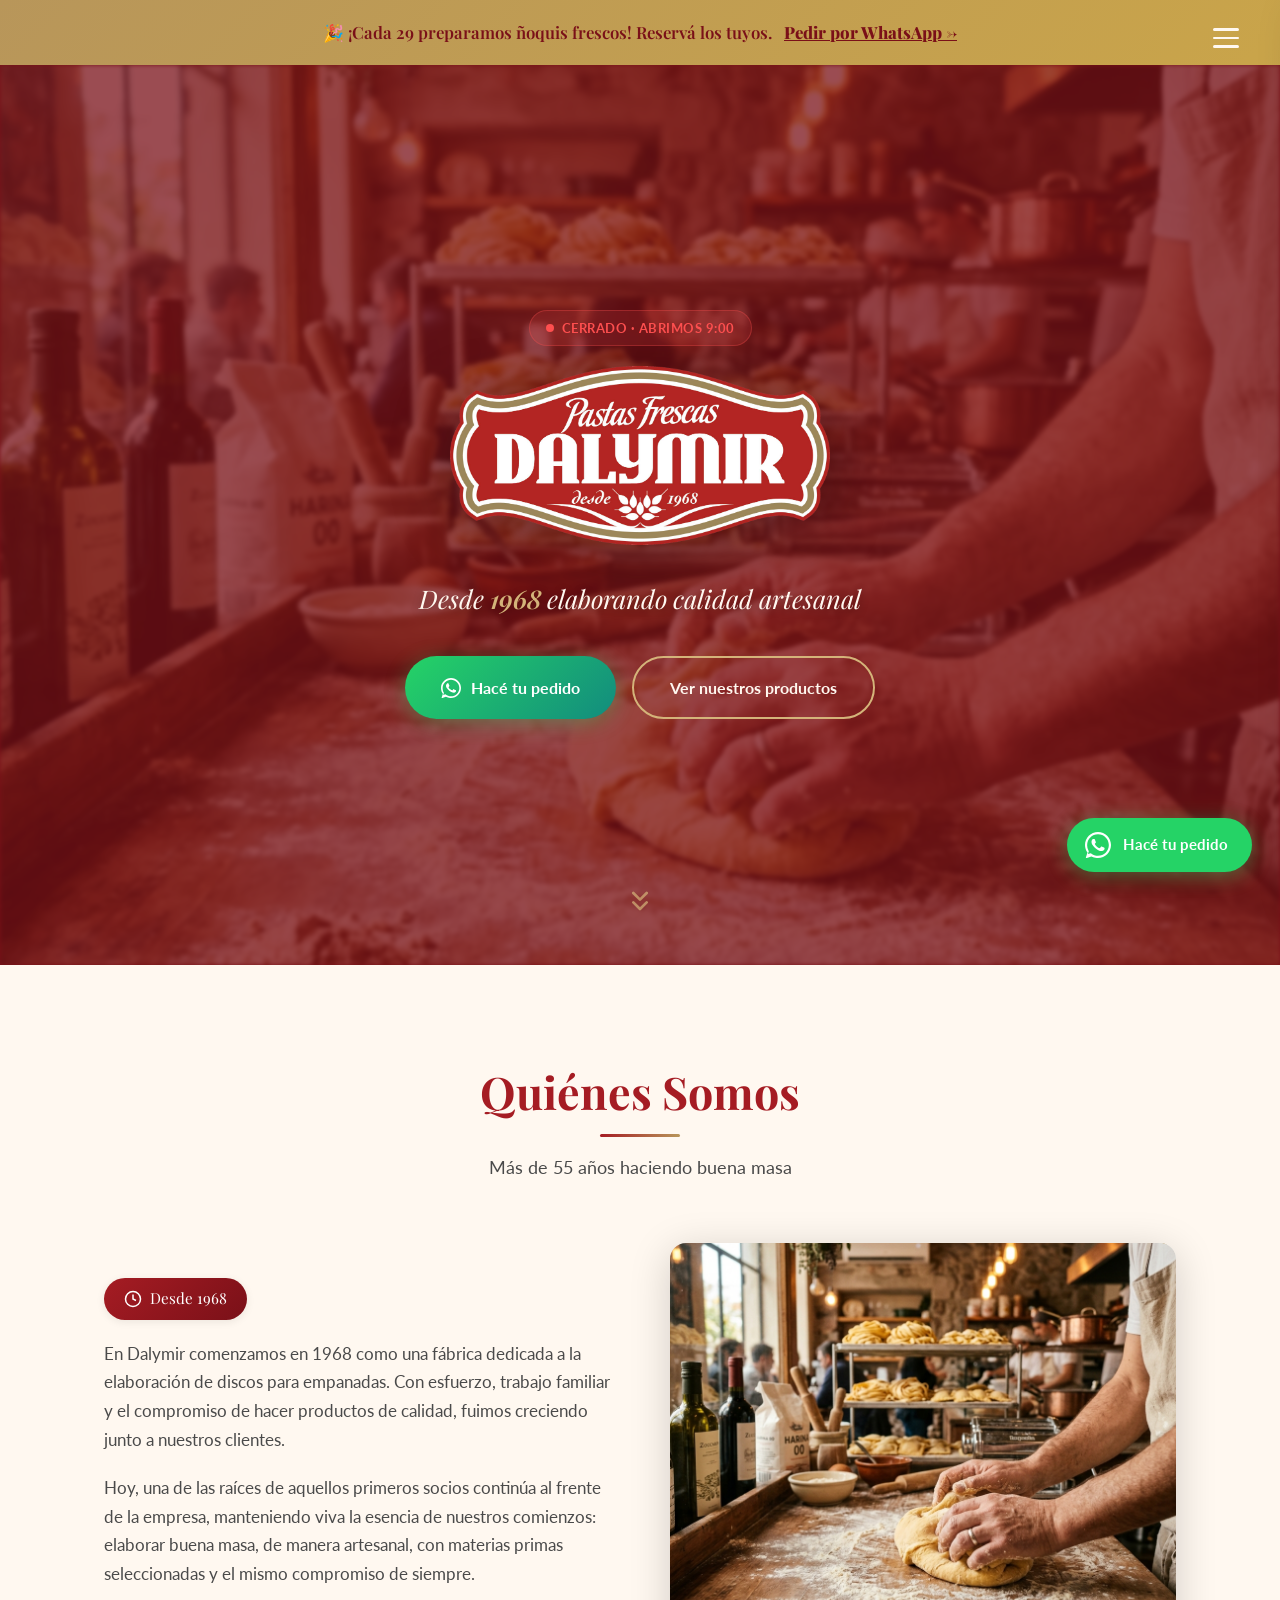
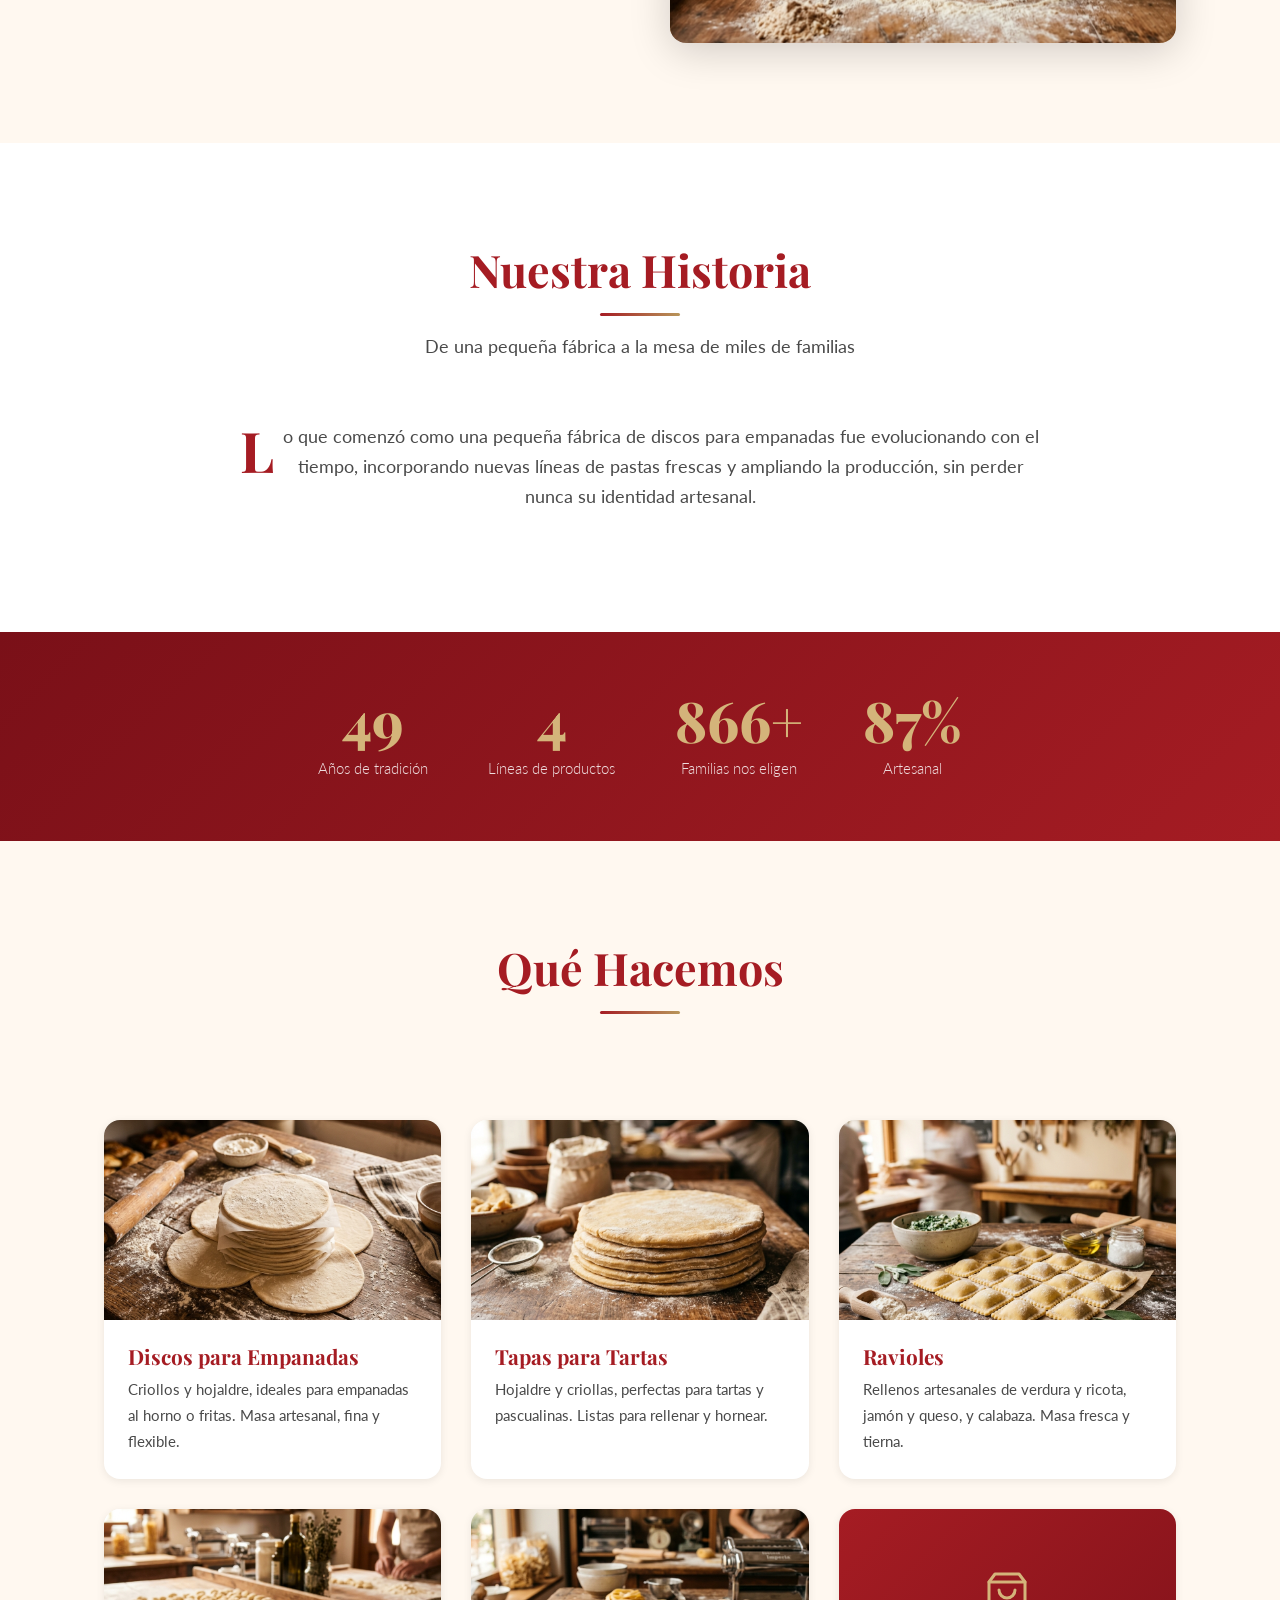
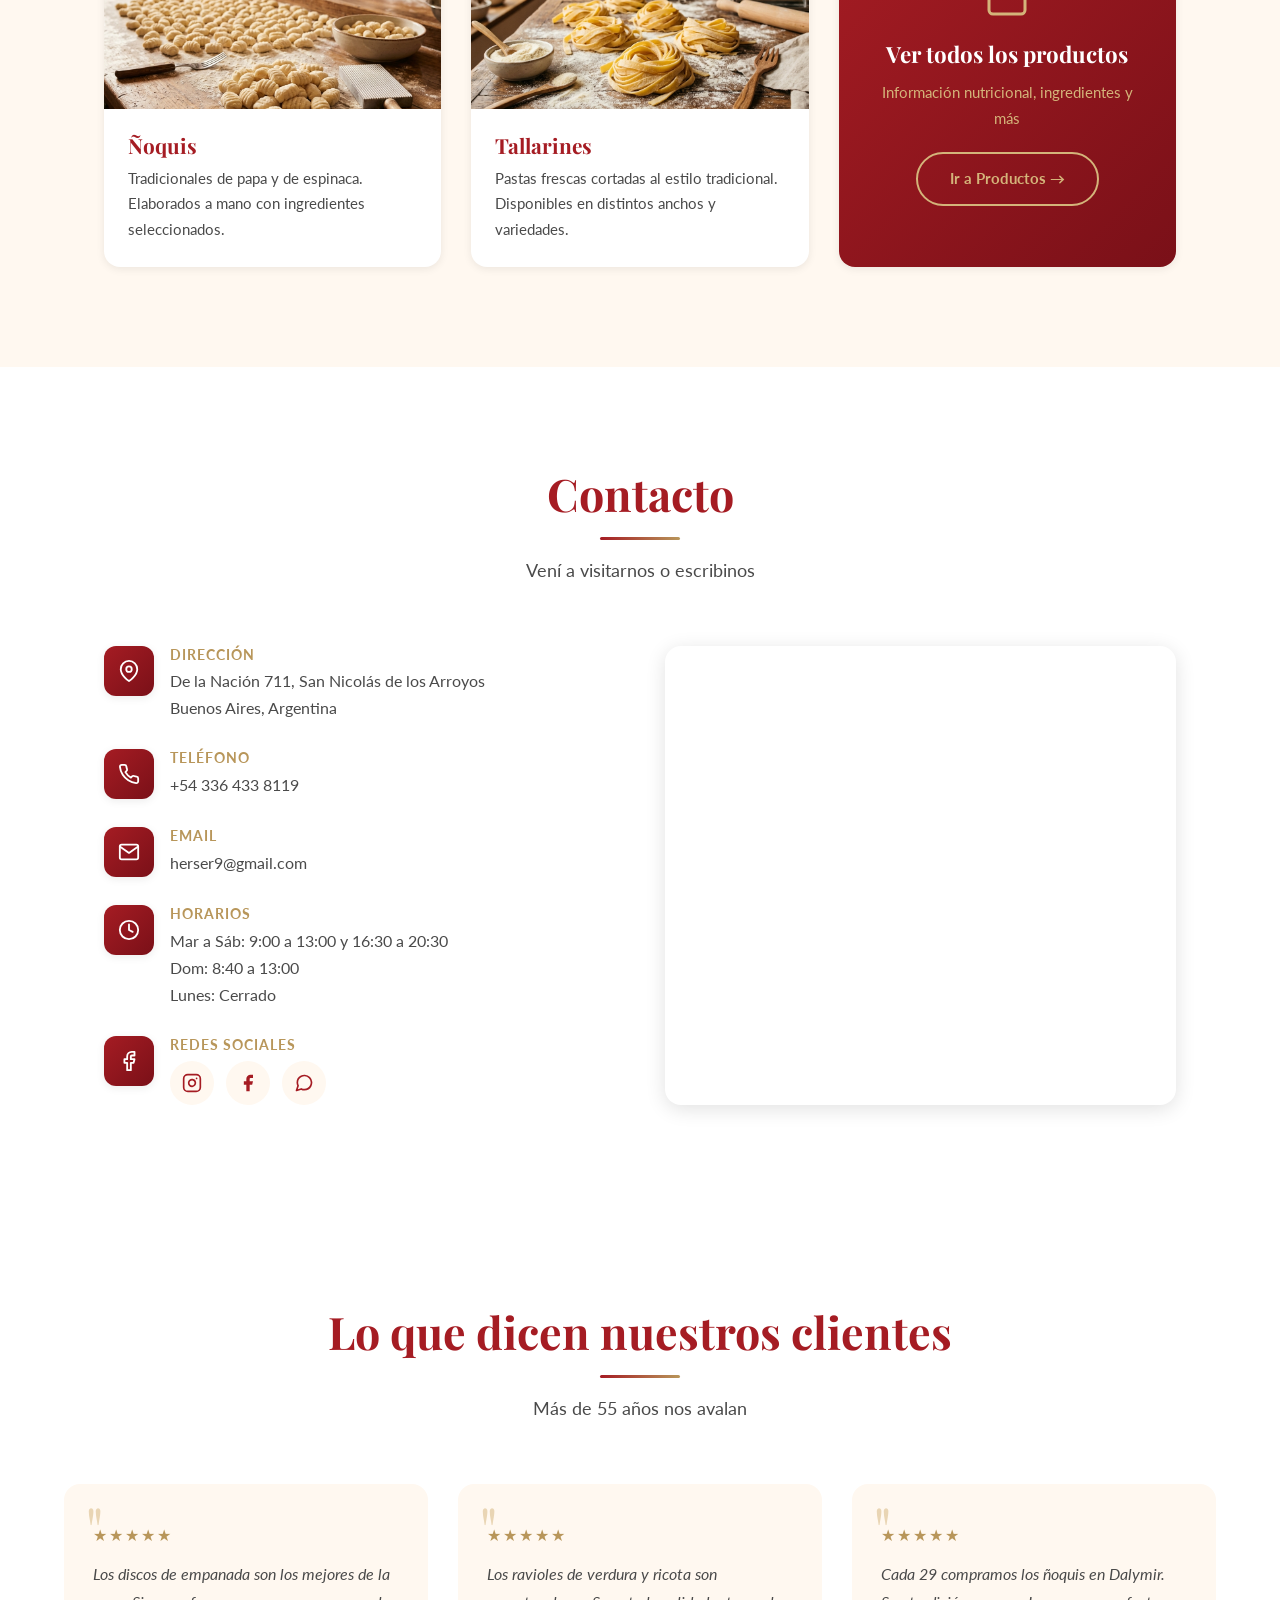
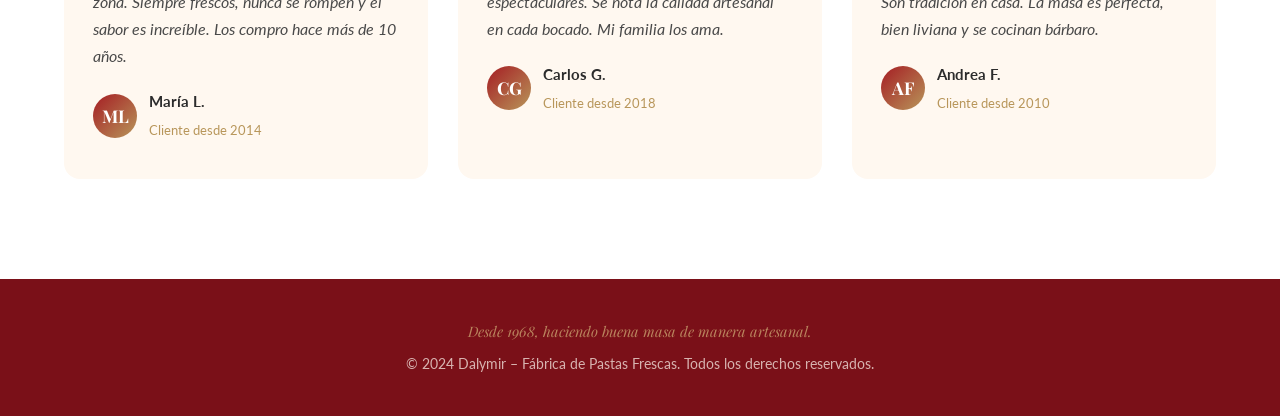
<file: index.html>
<!DOCTYPE html>
<html lang="es">
<head>
  <meta charset="UTF-8">
  <meta name="viewport" content="width=device-width, initial-scale=1.0">
  <meta name="description" content="Dalymir - Fábrica de Pastas Frescas desde 1968. Elaboración artesanal de discos para empanadas, tapas para tartas, ravioles, ñoquis y tallarines en San Nicolás de los Arroyos.">
  <title>Dalymir – Fábrica de Pastas Frescas | Desde 1968</title>
  <link rel="stylesheet" href="css/styles.css">
  <link rel="icon" href="assets/logo.png" type="image/png">
</head>
<body>

  <!-- HEADER -->
  <header class="header" id="header">
    <img src="assets/logo.png" alt="Dalymir Logo" class="header-logo">
    <button class="hamburger" id="hamburger" aria-label="Abrir menú">
      <span></span>
      <span></span>
      <span></span>
    </button>
  </header>

  <!-- SIDEBAR OVERLAY -->
  <div class="sidebar-overlay" id="sidebarOverlay"></div>

  <!-- SIDEBAR -->
  <nav class="sidebar" id="sidebar">
    <div class="sidebar-header">
      <img src="assets/logo.png" alt="Dalymir">
    </div>
    <div class="sidebar-nav">
      <a href="#inicio">
        <svg viewBox="0 0 24 24" fill="none" stroke-width="2" stroke-linecap="round" stroke-linejoin="round"><path d="M3 9l9-7 9 7v11a2 2 0 0 1-2 2H5a2 2 0 0 1-2-2z"/><polyline points="9 22 9 12 15 12 15 22"/></svg>
        Inicio
      </a>
      <a href="#quienes-somos">
        <svg viewBox="0 0 24 24" fill="none" stroke-width="2" stroke-linecap="round" stroke-linejoin="round"><path d="M17 21v-2a4 4 0 0 0-4-4H5a4 4 0 0 0-4 4v2"/><circle cx="9" cy="7" r="4"/><path d="M23 21v-2a4 4 0 0 0-3-3.87"/><path d="M16 3.13a4 4 0 0 1 0 7.75"/></svg>
        Quiénes Somos
      </a>
      <a href="#que-hacemos">
        <svg viewBox="0 0 24 24" fill="none" stroke-width="2" stroke-linecap="round" stroke-linejoin="round"><circle cx="12" cy="12" r="10"/><path d="M8 14s1.5 2 4 2 4-2 4-2"/><line x1="9" y1="9" x2="9.01" y2="9"/><line x1="15" y1="9" x2="15.01" y2="9"/></svg>
        Qué Hacemos
      </a>
      <a href="#contacto">
        <svg viewBox="0 0 24 24" fill="none" stroke-width="2" stroke-linecap="round" stroke-linejoin="round"><path d="M21 10c0 7-9 13-9 13s-9-6-9-13a9 9 0 0 1 18 0z"/><circle cx="12" cy="10" r="3"/></svg>
        Contacto
      </a>
      <div class="divider"></div>
      <a href="productos.html">
        <svg viewBox="0 0 24 24" fill="none" stroke-width="2" stroke-linecap="round" stroke-linejoin="round"><path d="M6 2L3 6v14a2 2 0 0 0 2 2h14a2 2 0 0 0 2-2V6l-3-4z"/><line x1="3" y1="6" x2="21" y2="6"/><path d="M16 10a4 4 0 0 1-8 0"/></svg>
        Productos
      </a>
    </div>
    <div class="sidebar-footer">
      <div class="sidebar-social">
        <a href="https://www.instagram.com/pastasfrescasdalymir" target="_blank" rel="noopener" aria-label="Instagram">
          <svg width="20" height="20" viewBox="0 0 24 24" fill="none" stroke="currentColor" stroke-width="2" stroke-linecap="round" stroke-linejoin="round"><rect x="2" y="2" width="20" height="20" rx="5" ry="5"/><path d="M16 11.37A4 4 0 1 1 12.63 8 4 4 0 0 1 16 11.37z"/><line x1="17.5" y1="6.5" x2="17.51" y2="6.5"/></svg>
        </a>
        <a href="https://www.facebook.com/PastasDalymir" target="_blank" rel="noopener" aria-label="Facebook">
          <svg width="20" height="20" viewBox="0 0 24 24" fill="currentColor"><path d="M18 2h-3a5 5 0 0 0-5 5v3H7v4h3v8h4v-8h3l1-4h-4V7a1 1 0 0 1 1-1h3z"/></svg>
        </a>
        <a href="https://wa.me/5493364338119" target="_blank" rel="noopener" aria-label="WhatsApp">
          <svg width="20" height="20" viewBox="0 0 24 24" fill="none" stroke="currentColor" stroke-width="2" stroke-linecap="round" stroke-linejoin="round"><path d="M21 11.5a8.38 8.38 0 0 1-.9 3.8 8.5 8.5 0 0 1-7.6 4.7 8.38 8.38 0 0 1-3.8-.9L3 21l1.9-5.7a8.38 8.38 0 0 1-.9-3.8 8.5 8.5 0 0 1 4.7-7.6 8.38 8.38 0 0 1 3.8-.9h.5a8.48 8.48 0 0 1 8 8v.5z"/></svg>
        </a>
      </div>
    </div>
  </nav>

  <!-- PROMO BANNER -->
  <div class="promo-banner" id="promoBanner">
    🎉 ¡Cada 29 preparamos ñoquis frescos! Reservá los tuyos.
    <a href="https://wa.me/5493364338119?text=Hola!%20Quiero%20reservar%20ñoquis%20para%20el%2029" target="_blank">Pedir por WhatsApp →</a>
  </div>

  <!-- HERO / INICIO -->
  <section class="hero" id="inicio">
    <div class="hero-bg"></div>
    <div class="hero-content">
      <div class="store-status" id="storeStatus"></div>
      <img src="assets/logo.png" alt="Dalymir - Pastas Frescas desde 1968" class="hero-logo" id="heroLogo">
      <p class="hero-tagline">Desde <span>1968</span> elaborando calidad artesanal</p>
      <div class="hero-ctas">
        <a href="https://wa.me/5493364338119?text=Hola!%20Quiero%20hacer%20un%20pedido" class="btn-hero btn-hero-primary" target="_blank">
          <svg width="20" height="20" viewBox="0 0 24 24" fill="currentColor"><path d="M17.472 14.382c-.297-.149-1.758-.867-2.03-.967-.273-.099-.471-.148-.67.15-.197.297-.767.966-.94 1.164-.173.199-.347.223-.644.075-.297-.15-1.255-.463-2.39-1.475-.883-.788-1.48-1.761-1.653-2.059-.173-.297-.018-.458.13-.606.134-.133.298-.347.446-.52.149-.174.198-.298.298-.497.099-.198.05-.371-.025-.52-.075-.149-.669-1.612-.916-2.207-.242-.579-.487-.5-.669-.51-.173-.008-.371-.01-.57-.01-.198 0-.52.074-.792.372-.272.297-1.04 1.016-1.04 2.479 0 1.462 1.065 2.875 1.213 3.074.149.198 2.096 3.2 5.077 4.487.709.306 1.262.489 1.694.625.712.227 1.36.195 1.871.118.571-.085 1.758-.719 2.006-1.413.248-.694.248-1.289.173-1.413-.074-.124-.272-.198-.57-.347z"/><path d="M12 0C5.373 0 0 5.373 0 12c0 2.625.846 5.059 2.284 7.034L.789 23.492a.5.5 0 00.613.613l4.458-1.495A11.952 11.952 0 0012 24c6.627 0 12-5.373 12-12S18.627 0 12 0zm0 22c-2.387 0-4.592-.826-6.326-2.207l-.362-.29-2.646.887.887-2.646-.29-.362A9.956 9.956 0 012 12C2 6.486 6.486 2 12 2s10 4.486 10 10-4.486 10-10 10z"/></svg>
          Hacé tu pedido
        </a>
        <a href="productos.html" class="btn-hero btn-hero-secondary">Ver nuestros productos</a>
      </div>
    </div>
    <div class="hero-scroll-indicator">
      <svg width="32" height="32" viewBox="0 0 24 24" fill="none" stroke="currentColor" stroke-width="2" stroke-linecap="round" stroke-linejoin="round"><polyline points="7 13 12 18 17 13"/><polyline points="7 6 12 11 17 6"/></svg>
    </div>
  </section>

  <!-- QUIÉNES SOMOS -->
  <section class="section" id="quienes-somos">
    <h2 class="section-title fade-in">Quiénes Somos</h2>
    <p class="section-subtitle fade-in">Más de 55 años haciendo buena masa</p>
    <div class="about-content">
      <div class="about-text fade-in">
        <div class="year-badge">
          <svg width="18" height="18" viewBox="0 0 24 24" fill="none" stroke="currentColor" stroke-width="2"><circle cx="12" cy="12" r="10"/><polyline points="12 6 12 12 16 14"/></svg>
          Desde 1968
        </div>
        <p>En Dalymir comenzamos en 1968 como una fábrica dedicada a la elaboración de discos para empanadas. Con esfuerzo, trabajo familiar y el compromiso de hacer productos de calidad, fuimos creciendo junto a nuestros clientes.</p>
        <p>Hoy, una de las raíces de aquellos primeros socios continúa al frente de la empresa, manteniendo viva la esencia de nuestros comienzos: elaborar buena masa, de manera artesanal, con materias primas seleccionadas y el mismo compromiso de siempre.</p>
      </div>
      <div class="about-image-wrapper fade-in">
        <img src="assets/hero_bg.png" alt="Elaboración artesanal de pastas">
      </div>
    </div>
  </section>

  <!-- NUESTRA HISTORIA -->
  <section class="section" id="historia" style="background: var(--color-white); max-width: 100%; padding-left: 0; padding-right: 0;">
    <div style="max-width: 1200px; margin: 0 auto; padding: 0 5%;">
      <h2 class="section-title fade-in">Nuestra Historia</h2>
      <p class="section-subtitle fade-in">De una pequeña fábrica a la mesa de miles de familias</p>
      <div class="about-text fade-in" style="max-width: 800px; margin: 0 auto; text-align: center;">
        <p style="font-size: 1.1rem;">Lo que comenzó como una pequeña fábrica de discos para empanadas fue evolucionando con el tiempo, incorporando nuevas líneas de pastas frescas y ampliando la producción, sin perder nunca su identidad artesanal.</p>
      </div>
    </div>
  </section>

  <!-- STATS STRIP -->
  <div class="stats-strip">
    <div class="stat-item fade-in"><div class="stat-number" data-target="57">0</div><div class="stat-label">Años de tradición</div></div>
    <div class="stat-item fade-in"><div class="stat-number" data-target="5">0</div><div class="stat-label">Líneas de productos</div></div>
    <div class="stat-item fade-in"><div class="stat-number" data-target="1000" data-suffix="+">0</div><div class="stat-label">Familias nos eligen</div></div>
    <div class="stat-item fade-in"><div class="stat-number" data-target="100" data-suffix="%">0</div><div class="stat-label">Artesanal</div></div>
  </div>

  <!-- QUÉ HACEMOS -->
  <section class="section" id="que-hacemos">
    <h2 class="section-title fade-in">Qué Hacemos</h2>
    <p class="section-subtitle fade-in">Elaboramos con pasión cada uno de nuestros productos</p>
    <div class="products-grid">
      <div class="product-card fade-in">
        <div class="product-card-image">
          <img src="assets/discos_empanadas.png" alt="Discos para empanadas">
        </div>
        <div class="product-card-body">
          <h3>Discos para Empanadas</h3>
          <p>Criollos y hojaldre, ideales para empanadas al horno o fritas. Masa artesanal, fina y flexible.</p>
        </div>
      </div>
      <div class="product-card fade-in">
        <div class="product-card-image">
          <img src="assets/tapas_tartas.png" alt="Tapas para tartas">
        </div>
        <div class="product-card-body">
          <h3>Tapas para Tartas</h3>
          <p>Hojaldre y criollas, perfectas para tartas y pascualinas. Listas para rellenar y hornear.</p>
        </div>
      </div>
      <div class="product-card fade-in">
        <div class="product-card-image">
          <img src="assets/ravioles.png" alt="Ravioles">
        </div>
        <div class="product-card-body">
          <h3>Ravioles</h3>
          <p>Rellenos artesanales de verdura y ricota, jamón y queso, y calabaza. Masa fresca y tierna.</p>
        </div>
      </div>
      <div class="product-card fade-in">
        <div class="product-card-image">
          <img src="assets/noquis.png" alt="Ñoquis">
        </div>
        <div class="product-card-body">
          <h3>Ñoquis</h3>
          <p>Tradicionales de papa y de espinaca. Elaborados a mano con ingredientes seleccionados.</p>
        </div>
      </div>
      <div class="product-card fade-in">
        <div class="product-card-image">
          <img src="assets/tallarines.png" alt="Tallarines">
        </div>
        <div class="product-card-body">
          <h3>Tallarines</h3>
          <p>Pastas frescas cortadas al estilo tradicional. Disponibles en distintos anchos y variedades.</p>
        </div>
      </div>
      <div class="product-card fade-in" style="display: flex; align-items: center; justify-content: center; background: linear-gradient(135deg, var(--color-primary), var(--color-primary-dark)); color: var(--color-white); min-height: 300px;">
        <div style="text-align: center; padding: 40px;">
          <svg width="48" height="48" viewBox="0 0 24 24" fill="none" stroke="var(--color-gold-light)" stroke-width="1.5" stroke-linecap="round" stroke-linejoin="round" style="margin-bottom:16px"><path d="M6 2L3 6v14a2 2 0 0 0 2 2h14a2 2 0 0 0 2-2V6l-3-4z"/><line x1="3" y1="6" x2="21" y2="6"/><path d="M16 10a4 4 0 0 1-8 0"/></svg>
          <h3 style="color: var(--color-white); font-size: 1.4rem; margin-bottom: 12px;">Ver todos los productos</h3>
          <p style="color: var(--color-gold-light); margin-bottom: 20px; font-size: 0.95rem;">Información nutricional, ingredientes y más</p>
          <a href="productos.html" style="display: inline-block; padding: 12px 32px; border: 2px solid var(--color-gold-light); color: var(--color-gold-light); border-radius: 50px; font-weight: 700; transition: 0.3s; font-size: 0.95rem;">Ir a Productos →</a>
        </div>
      </div>
    </div>
  </section>

  <!-- CONTACTO -->
  <section class="section contact-section" id="contacto" style="max-width: 100%; padding-left: 0; padding-right: 0;">
    <div style="max-width: 1200px; margin: 0 auto; padding: 0 5%;">
      <h2 class="section-title fade-in">Contacto</h2>
      <p class="section-subtitle fade-in">Vení a visitarnos o escribinos</p>
      <div class="contact-grid">
        <div class="contact-info fade-in">
          <div class="contact-item">
            <div class="contact-icon">
              <svg width="22" height="22" viewBox="0 0 24 24" fill="none" stroke="currentColor" stroke-width="2" stroke-linecap="round" stroke-linejoin="round"><path d="M21 10c0 7-9 13-9 13s-9-6-9-13a9 9 0 0 1 18 0z"/><circle cx="12" cy="10" r="3"/></svg>
            </div>
            <div>
              <h4>Dirección</h4>
              <p>De la Nación 711, San Nicolás de los Arroyos<br>Buenos Aires, Argentina</p>
            </div>
          </div>
          <div class="contact-item">
            <div class="contact-icon">
              <svg width="22" height="22" viewBox="0 0 24 24" fill="none" stroke="currentColor" stroke-width="2" stroke-linecap="round" stroke-linejoin="round"><path d="M22 16.92v3a2 2 0 0 1-2.18 2 19.79 19.79 0 0 1-8.63-3.07 19.5 19.5 0 0 1-6-6 19.79 19.79 0 0 1-3.07-8.67A2 2 0 0 1 4.11 2h3a2 2 0 0 1 2 1.72 12.84 12.84 0 0 0 .7 2.81 2 2 0 0 1-.45 2.11L8.09 9.91a16 16 0 0 0 6 6l1.27-1.27a2 2 0 0 1 2.11-.45 12.84 12.84 0 0 0 2.81.7A2 2 0 0 1 22 16.92z"/></svg>
            </div>
            <div>
              <h4>Teléfono</h4>
              <p><a href="tel:+543364338119">+54 336 433 8119</a></p>
            </div>
          </div>
          <div class="contact-item">
            <div class="contact-icon">
              <svg width="22" height="22" viewBox="0 0 24 24" fill="none" stroke="currentColor" stroke-width="2" stroke-linecap="round" stroke-linejoin="round"><path d="M4 4h16c1.1 0 2 .9 2 2v12c0 1.1-.9 2-2 2H4c-1.1 0-2-.9-2-2V6c0-1.1.9-2 2-2z"/><polyline points="22,6 12,13 2,6"/></svg>
            </div>
            <div>
              <h4>Email</h4>
              <p><a href="mailto:herser9@gmail.com">herser9@gmail.com</a></p>
            </div>
          </div>
          <div class="contact-item">
            <div class="contact-icon">
              <svg width="22" height="22" viewBox="0 0 24 24" fill="none" stroke="currentColor" stroke-width="2" stroke-linecap="round" stroke-linejoin="round"><circle cx="12" cy="12" r="10"/><polyline points="12 6 12 12 16 14"/></svg>
            </div>
            <div>
              <h4>Horarios</h4>
              <p>Mar a Sáb: 9:00 a 13:00 y 16:30 a 20:30<br>Dom: 8:40 a 13:00<br>Lunes: Cerrado</p>
            </div>
          </div>
          <div class="contact-item">
            <div class="contact-icon">
              <svg width="22" height="22" viewBox="0 0 24 24" fill="none" stroke="currentColor" stroke-width="2" stroke-linecap="round" stroke-linejoin="round"><path d="M18 2h-3a5 5 0 0 0-5 5v3H7v4h3v8h4v-8h3l1-4h-4V7a1 1 0 0 1 1-1h3z"/></svg>
            </div>
            <div>
              <h4>Redes Sociales</h4>
              <div class="contact-social">
                <a href="https://www.instagram.com/pastasfrescasdalymir" target="_blank" rel="noopener" aria-label="Instagram">
                  <svg width="20" height="20" viewBox="0 0 24 24" fill="none" stroke="currentColor" stroke-width="2" stroke-linecap="round" stroke-linejoin="round"><rect x="2" y="2" width="20" height="20" rx="5" ry="5"/><path d="M16 11.37A4 4 0 1 1 12.63 8 4 4 0 0 1 16 11.37z"/><line x1="17.5" y1="6.5" x2="17.51" y2="6.5"/></svg>
                </a>
                <a href="https://www.facebook.com/PastasDalymir" target="_blank" rel="noopener" aria-label="Facebook">
                  <svg width="20" height="20" viewBox="0 0 24 24" fill="currentColor"><path d="M18 2h-3a5 5 0 0 0-5 5v3H7v4h3v8h4v-8h3l1-4h-4V7a1 1 0 0 1 1-1h3z"/></svg>
                </a>
                <a href="https://wa.me/5493364338119" target="_blank" rel="noopener" aria-label="WhatsApp">
                  <svg width="20" height="20" viewBox="0 0 24 24" fill="none" stroke="currentColor" stroke-width="2" stroke-linecap="round" stroke-linejoin="round"><path d="M21 11.5a8.38 8.38 0 0 1-.9 3.8 8.5 8.5 0 0 1-7.6 4.7 8.38 8.38 0 0 1-3.8-.9L3 21l1.9-5.7a8.38 8.38 0 0 1-.9-3.8 8.5 8.5 0 0 1 4.7-7.6 8.38 8.38 0 0 1 3.8-.9h.5a8.48 8.48 0 0 1 8 8v.5z"/></svg>
                </a>
              </div>
            </div>
          </div>
        </div>
        <div class="map-container fade-in">
          <iframe src="https://www.google.com/maps/embed?pb=!1m18!1m12!1m3!1d3358.8!2d-60.2282!3d-33.3361!2m3!1f0!2f0!3f0!3m2!1i1024!2i768!4f13.1!3m3!1m2!1s0x95b767200de1e1e7%3A0x0!2sDe+la+Naci%C3%B3n+711%2C+San+Nicol%C3%A1s+de+los+Arroyos%2C+Buenos+Aires!5e0!3m2!1ses!2sar!4v1700000000000" allowfullscreen="" loading="lazy" referrerpolicy="no-referrer-when-downgrade"></iframe>
        </div>
      </div>
    </div>
  </section>

  <!-- TESTIMONIOS -->
  <section class="testimonials-section" id="testimonios">
    <h2 class="section-title fade-in" style="max-width: 1200px; margin: 0 auto 16px;">Lo que dicen nuestros clientes</h2>
    <p class="section-subtitle fade-in" style="max-width: 1200px; margin: 0 auto 60px;">Más de 55 años nos avalan</p>
    <div class="testimonials-grid">
      <div class="testimonial-card fade-in">
        <div class="quote-mark">"</div>
        <div class="testimonial-stars">★★★★★</div>
        <p>Los discos de empanada son los mejores de la zona. Siempre frescos, nunca se rompen y el sabor es increíble. Los compro hace más de 10 años.</p>
        <div class="testimonial-author">
          <div class="testimonial-avatar">ML</div>
          <div class="testimonial-author-info"><strong>María L.</strong><span>Cliente desde 2014</span></div>
        </div>
      </div>
      <div class="testimonial-card fade-in">
        <div class="quote-mark">"</div>
        <div class="testimonial-stars">★★★★★</div>
        <p>Los ravioles de verdura y ricota son espectaculares. Se nota la calidad artesanal en cada bocado. Mi familia los ama.</p>
        <div class="testimonial-author">
          <div class="testimonial-avatar">CG</div>
          <div class="testimonial-author-info"><strong>Carlos G.</strong><span>Cliente desde 2018</span></div>
        </div>
      </div>
      <div class="testimonial-card fade-in">
        <div class="quote-mark">"</div>
        <div class="testimonial-stars">★★★★★</div>
        <p>Cada 29 compramos los ñoquis en Dalymir. Son tradición en casa. La masa es perfecta, bien liviana y se cocinan bárbaro.</p>
        <div class="testimonial-author">
          <div class="testimonial-avatar">AF</div>
          <div class="testimonial-author-info"><strong>Andrea F.</strong><span>Cliente desde 2010</span></div>
        </div>
      </div>
    </div>
  </section>

  <!-- WHATSAPP FLOAT -->
  <a href="https://wa.me/5493364338119?text=Hola!%20Quiero%20hacer%20un%20pedido" class="whatsapp-float" target="_blank" rel="noopener" id="whatsappFloat">
    <svg viewBox="0 0 24 24" fill="currentColor"><path d="M17.472 14.382c-.297-.149-1.758-.867-2.03-.967-.273-.099-.471-.148-.67.15-.197.297-.767.966-.94 1.164-.173.199-.347.223-.644.075-.297-.15-1.255-.463-2.39-1.475-.883-.788-1.48-1.761-1.653-2.059-.173-.297-.018-.458.13-.606.134-.133.298-.347.446-.52.149-.174.198-.298.298-.497.099-.198.05-.371-.025-.52-.075-.149-.669-1.612-.916-2.207-.242-.579-.487-.5-.669-.51-.173-.008-.371-.01-.57-.01-.198 0-.52.074-.792.372-.272.297-1.04 1.016-1.04 2.479 0 1.462 1.065 2.875 1.213 3.074.149.198 2.096 3.2 5.077 4.487.709.306 1.262.489 1.694.625.712.227 1.36.195 1.871.118.571-.085 1.758-.719 2.006-1.413.248-.694.248-1.289.173-1.413-.074-.124-.272-.198-.57-.347z"/><path d="M12 0C5.373 0 0 5.373 0 12c0 2.625.846 5.059 2.284 7.034L.789 23.492a.5.5 0 00.613.613l4.458-1.495A11.952 11.952 0 0012 24c6.627 0 12-5.373 12-12S18.627 0 12 0zm0 22c-2.387 0-4.592-.826-6.326-2.207l-.362-.29-2.646.887.887-2.646-.29-.362A9.956 9.956 0 012 12C2 6.486 6.486 2 12 2s10 4.486 10 10-4.486 10-10 10z"/></svg>
    <span class="wsp-text">Hacé tu pedido</span>
  </a>

  <!-- FOOTER -->
  <footer class="footer">
    <p class="footer-tagline">Desde 1968, haciendo buena masa de manera artesanal.</p>
    <p>© 2024 Dalymir – Fábrica de Pastas Frescas. Todos los derechos reservados.</p>
  </footer>

  <script src="js/main.js"></script>
</body>
</html>
</file>
<file: css/styles.css>
/* ===== GOOGLE FONTS ===== */
@import url('https://fonts.googleapis.com/css2?family=Playfair+Display:ital,wght@0,400;0,600;0,700;0,800;1,400;1,600&family=Lato:wght@300;400;700;900&display=swap');

/* ===== CSS VARIABLES ===== */
:root {
  --color-primary: #A51C23;
  --color-primary-dark: #7A1018;
  --color-primary-light: #c42a32;
  --color-gold: #B8965A;
  --color-gold-light: #d4b47a;
  --color-cream: #FFF8F0;
  --color-white: #FFFFFF;
  --color-dark: #2C2C2C;
  --color-dark-soft: #4a4a4a;
  --color-overlay: rgba(44, 44, 44, 0.7);
  --font-heading: 'Playfair Display', Georgia, serif;
  --font-body: 'Lato', 'Helvetica Neue', Arial, sans-serif;
  --shadow-sm: 0 2px 8px rgba(0, 0, 0, 0.08);
  --shadow-md: 0 4px 20px rgba(0, 0, 0, 0.12);
  --shadow-lg: 0 8px 40px rgba(0, 0, 0, 0.18);
  --radius-sm: 8px;
  --radius-md: 16px;
  --radius-lg: 24px;
  --transition: 0.3s cubic-bezier(0.4, 0, 0.2, 1);
}

/* ===== RESET & BASE ===== */
*,
*::before,
*::after {
  box-sizing: border-box;
  margin: 0;
  padding: 0;
}

html {
  scroll-behavior: smooth;
  font-size: 16px;
}

body {
  font-family: var(--font-body);
  color: var(--color-dark);
  background: var(--color-cream);
  line-height: 1.7;
  overflow-x: hidden;
}

a {
  text-decoration: none;
  color: inherit;
}

ul {
  list-style: none;
}

img {
  max-width: 100%;
  display: block;
}

h1,
h2,
h3,
h4 {
  font-family: var(--font-heading);
  line-height: 1.2;
  color: var(--color-primary);
}

/* ===== HEADER ===== */
.header {
  position: fixed;
  top: 0;
  left: 0;
  width: 100%;
  z-index: 1000;
  padding: 16px 32px;
  display: flex;
  align-items: center;
  justify-content: space-between;
  transition: var(--transition);
  background: transparent;
}

.header.scrolled {
  background: var(--color-white);
  box-shadow: var(--shadow-md);
  padding: 8px 32px;
}

.header-logo {
  height: 0;
  opacity: 0;
  transition: all 0.5s cubic-bezier(0.4, 0, 0.2, 1);
  transform: translateY(-10px);
}

.header.scrolled .header-logo {
  height: 55px;
  opacity: 1;
  transform: translateY(0);
}

.hamburger {
  width: 44px;
  height: 44px;
  display: flex;
  flex-direction: column;
  justify-content: center;
  align-items: center;
  gap: 6px;
  background: none;
  border: none;
  cursor: pointer;
  z-index: 1100;
  padding: 8px;
  border-radius: var(--radius-sm);
  transition: var(--transition);
  margin-left: auto;
}

.hamburger:hover {
  background: rgba(165, 28, 35, 0.08);
}

.hamburger span {
  display: block;
  width: 26px;
  height: 2.5px;
  background: var(--color-cream);
  border-radius: 2px;
  transition: var(--transition);
}

.hamburger.active span:nth-child(1) {
  transform: rotate(45deg) translate(6px, 6px);
}

.hamburger.active span:nth-child(2) {
  opacity: 0;
}

.hamburger.active span:nth-child(3) {
  transform: rotate(-45deg) translate(6px, -6px);
}

.header.scrolled .hamburger span {
  background: var(--color-primary);
}

/* ===== SIDEBAR ===== */
.sidebar-overlay {
  position: fixed;
  top: 0;
  left: 0;
  width: 100%;
  height: 100%;
  background: var(--color-overlay);
  z-index: 1050;
  opacity: 0;
  visibility: hidden;
  transition: var(--transition);
  backdrop-filter: blur(4px);
}

.sidebar-overlay.active {
  opacity: 1;
  visibility: visible;
}

.sidebar {
  position: fixed;
  top: 0;
  right: -320px;
  width: 300px;
  height: 100%;
  background: var(--color-white);
  z-index: 1060;
  transition: right 0.4s cubic-bezier(0.4, 0, 0.2, 1);
  display: flex;
  flex-direction: column;
  box-shadow: var(--shadow-lg);
}

.sidebar.active {
  right: 0;
}

.sidebar-header {
  padding: 32px 28px 24px;
  border-bottom: 2px solid var(--color-gold);
  display: flex;
  align-items: center;
  gap: 16px;
}

.sidebar-header img {
  height: 50px;
}

.sidebar-nav {
  padding: 24px 0;
  flex: 1;
}

.sidebar-nav a {
  display: flex;
  align-items: center;
  gap: 14px;
  padding: 16px 28px;
  font-family: var(--font-heading);
  font-size: 1.15rem;
  color: var(--color-dark);
  transition: var(--transition);
  border-left: 3px solid transparent;
}

.sidebar-nav a:hover,
.sidebar-nav a.active {
  background: rgba(165, 28, 35, 0.06);
  color: var(--color-primary);
  border-left-color: var(--color-primary);
}

.sidebar-nav a svg {
  width: 22px;
  height: 22px;
  flex-shrink: 0;
  stroke: currentColor;
}

.sidebar-nav .divider {
  height: 1px;
  background: linear-gradient(to right, transparent, var(--color-gold), transparent);
  margin: 12px 28px;
}

.sidebar-footer {
  padding: 20px 28px;
  border-top: 1px solid #eee;
}

.sidebar-social {
  display: flex;
  gap: 12px;
}

.sidebar-social a {
  width: 40px;
  height: 40px;
  display: flex;
  align-items: center;
  justify-content: center;
  border-radius: 50%;
  background: var(--color-cream);
  color: var(--color-primary);
  transition: var(--transition);
}

.sidebar-social a:hover {
  background: var(--color-primary);
  color: var(--color-white);
  transform: translateY(-2px);
}

/* ===== HERO ===== */
.hero {
  min-height: 100vh;
  display: flex;
  flex-direction: column;
  align-items: center;
  justify-content: center;
  position: relative;
  overflow: hidden;
  background: var(--color-primary-dark);
}

.hero-bg {
  position: absolute;
  inset: 0;
  background-image: url('../assets/hero_bg.png');
  background-size: cover;
  background-position: center;
  opacity: 0.25;
  filter: blur(2px);
}

.hero-content {
  position: relative;
  z-index: 2;
  text-align: center;
  padding: 40px 20px;
}

.hero-logo {
  width: min(380px, 70vw);
  margin: 0 auto 32px;
  animation: fadeInUp 1s ease-out;
  filter: drop-shadow(0 8px 30px rgba(0, 0, 0, 0.3));
  transition: all 0.6s cubic-bezier(0.4, 0, 0.2, 1);
}

.hero-tagline {
  font-family: var(--font-heading);
  font-size: clamp(1.1rem, 3vw, 1.6rem);
  color: var(--color-cream);
  font-weight: 400;
  font-style: italic;
  animation: fadeInUp 1s ease-out 0.3s both;
  text-shadow: 0 2px 10px rgba(0, 0, 0, 0.3);
}

.hero-tagline span {
  color: var(--color-gold-light);
  font-weight: 600;
}

.hero-scroll-indicator {
  position: absolute;
  bottom: 40px;
  left: 50%;
  transform: translateX(-50%);
  animation: bounce 2s infinite;
  color: var(--color-gold-light);
  opacity: 0.7;
  z-index: 2;
}

@keyframes fadeInUp {
  from {
    opacity: 0;
    transform: translateY(30px);
  }

  to {
    opacity: 1;
    transform: translateY(0);
  }
}

@keyframes bounce {

  0%,
  100% {
    transform: translateX(-50%) translateY(0);
  }

  50% {
    transform: translateX(-50%) translateY(-12px);
  }
}

/* ===== SECTION BASE ===== */
.section {
  padding: 100px 5%;
  max-width: 1200px;
  margin: 0 auto;
}

.section-title {
  font-size: clamp(2rem, 4vw, 2.8rem);
  text-align: center;
  margin-bottom: 16px;
  position: relative;
}

.section-subtitle {
  text-align: center;
  color: var(--color-dark-soft);
  font-size: 1.1rem;
  max-width: 600px;
  margin: 0 auto 60px;
}

.section-title::after {
  content: '';
  display: block;
  width: 80px;
  height: 3px;
  background: linear-gradient(to right, var(--color-primary), var(--color-gold));
  margin: 16px auto 0;
  border-radius: 2px;
}

/* ===== QUIÉNES SOMOS ===== */
.about-content {
  display: grid;
  grid-template-columns: 1fr 1fr;
  gap: 60px;
  align-items: center;
}

.about-text p {
  margin-bottom: 20px;
  font-size: 1.05rem;
  color: var(--color-dark-soft);
}

.about-text p:first-child::first-letter {
  font-family: var(--font-heading);
  font-size: 3.5rem;
  float: left;
  color: var(--color-primary);
  line-height: 1;
  margin-right: 8px;
  font-weight: 700;
}

.about-image-wrapper {
  position: relative;
  border-radius: var(--radius-md);
  overflow: hidden;
  box-shadow: var(--shadow-lg);
}

.about-image-wrapper::before {
  content: '';
  position: absolute;
  top: -8px;
  left: -8px;
  right: 8px;
  bottom: 8px;
  border: 3px solid var(--color-gold);
  border-radius: var(--radius-md);
  z-index: -1;
}

.about-image-wrapper img {
  width: 100%;
  height: 400px;
  object-fit: cover;
  transition: transform 0.6s ease;
}

.about-image-wrapper:hover img {
  transform: scale(1.03);
}

.year-badge {
  display: inline-flex;
  align-items: center;
  gap: 8px;
  background: linear-gradient(135deg, var(--color-primary), var(--color-primary-dark));
  color: var(--color-white);
  padding: 8px 20px;
  border-radius: 50px;
  font-family: var(--font-heading);
  font-size: 0.95rem;
  margin-bottom: 20px;
  box-shadow: var(--shadow-sm);
}

/* ===== QUÉ HACEMOS ===== */
.products-grid {
  display: grid;
  grid-template-columns: repeat(3, 1fr);
  gap: 30px;
}

.product-card {
  background: var(--color-white);
  border-radius: var(--radius-md);
  overflow: hidden;
  box-shadow: var(--shadow-sm);
  transition: var(--transition);
  cursor: default;
}

.product-card:hover {
  transform: translateY(-6px);
  box-shadow: var(--shadow-lg);
}

.product-card-image {
  height: 200px;
  overflow: hidden;
  position: relative;
}

.product-card-image img {
  width: 100%;
  height: 100%;
  object-fit: cover;
  transition: transform 0.6s ease;
}

.product-card:hover .product-card-image img {
  transform: scale(1.08);
}

.product-card-body {
  padding: 24px;
}

.product-card-body h3 {
  font-size: 1.3rem;
  margin-bottom: 8px;
}

.product-card-body p {
  color: var(--color-dark-soft);
  font-size: 0.95rem;
}

/* ===== CONTACTO ===== */
.contact-section {
  background: var(--color-white);
}

.contact-grid {
  display: grid;
  grid-template-columns: 1fr 1fr;
  gap: 50px;
  align-items: start;
}

.contact-info {
  display: flex;
  flex-direction: column;
  gap: 28px;
}

.contact-item {
  display: flex;
  gap: 16px;
  align-items: flex-start;
}

.contact-icon {
  width: 50px;
  height: 50px;
  flex-shrink: 0;
  display: flex;
  align-items: center;
  justify-content: center;
  background: linear-gradient(135deg, var(--color-primary), var(--color-primary-dark));
  color: var(--color-white);
  border-radius: 12px;
  box-shadow: var(--shadow-sm);
}

.contact-item h4 {
  font-family: var(--font-body);
  font-weight: 700;
  font-size: 0.9rem;
  text-transform: uppercase;
  letter-spacing: 1px;
  color: var(--color-gold);
  margin-bottom: 4px;
}

.contact-item p,
.contact-item a {
  color: var(--color-dark-soft);
  font-size: 1rem;
}

.contact-item a:hover {
  color: var(--color-primary);
}

.contact-social {
  display: flex;
  gap: 12px;
  margin-top: 8px;
}

.contact-social a {
  width: 44px;
  height: 44px;
  display: flex;
  align-items: center;
  justify-content: center;
  border-radius: 50%;
  background: var(--color-cream);
  color: var(--color-primary);
  transition: var(--transition);
  font-size: 1.2rem;
}

.contact-social a:hover {
  background: var(--color-primary);
  color: var(--color-white);
  transform: translateY(-3px);
  box-shadow: var(--shadow-md);
}

.map-container {
  border-radius: var(--radius-md);
  overflow: hidden;
  box-shadow: var(--shadow-md);
  height: 100%;
  min-height: 400px;
}

.map-container iframe {
  width: 100%;
  height: 100%;
  min-height: 400px;
  border: 0;
}

/* ===== FOOTER ===== */
.footer {
  background: var(--color-primary-dark);
  color: var(--color-cream);
  text-align: center;
  padding: 40px 20px;
}

.footer-tagline {
  font-family: var(--font-heading);
  font-style: italic;
  font-size: 1.2rem;
  margin-bottom: 8px;
  color: var(--color-gold-light);
}

.footer p {
  font-size: 0.9rem;
  opacity: 0.7;
}

/* ===== SCROLL ANIMATIONS ===== */
.fade-in {
  opacity: 0;
  transform: translateY(30px);
  transition: opacity 0.7s ease, transform 0.7s ease;
}

.fade-in.visible {
  opacity: 1;
  transform: translateY(0);
}

/* ===== PRODUCTOS PAGE ===== */
.productos-hero {
  background: linear-gradient(135deg, var(--color-primary-dark), var(--color-primary));
  padding: 140px 5% 80px;
  text-align: center;
  color: var(--color-white);
}

.productos-hero h1 {
  color: var(--color-white);
  font-size: clamp(2rem, 5vw, 3rem);
  margin-bottom: 12px;
}

.productos-hero p {
  color: var(--color-gold-light);
  font-size: 1.15rem;
  font-style: italic;
}

.category-section {
  padding: 60px 5%;
  max-width: 1200px;
  margin: 0 auto;
}

.category-title {
  font-size: 1.8rem;
  display: flex;
  align-items: center;
  gap: 12px;
  margin-bottom: 32px;
  padding-bottom: 12px;
  border-bottom: 2px solid var(--color-gold);
}

.category-title svg {
  width: 28px;
  height: 28px;
  color: var(--color-gold);
}

.category-grid {
  display: grid;
  grid-template-columns: repeat(auto-fill, minmax(320px, 1fr));
  gap: 30px;
}

.prod-card {
  background: var(--color-white);
  border-radius: var(--radius-md);
  overflow: hidden;
  box-shadow: var(--shadow-sm);
  transition: var(--transition);
}

.prod-card:hover {
  transform: translateY(-4px);
  box-shadow: var(--shadow-lg);
}

.prod-card-img {
  height: 220px;
  overflow: hidden;
}

.prod-card-img img {
  width: 100%;
  height: 100%;
  object-fit: cover;
  transition: transform 0.6s ease;
}

.prod-card:hover .prod-card-img img {
  transform: scale(1.05);
}

.prod-card-content {
  padding: 24px;
}

.prod-card-content h3 {
  font-size: 1.25rem;
  margin-bottom: 8px;
}

.prod-card-content .prod-desc {
  color: var(--color-dark-soft);
  font-size: 0.95rem;
  margin-bottom: 16px;
}

.prod-toggle {
  display: inline-flex;
  align-items: center;
  gap: 6px;
  background: none;
  border: 2px solid var(--color-primary);
  color: var(--color-primary);
  padding: 8px 18px;
  border-radius: 50px;
  font-family: var(--font-body);
  font-size: 0.85rem;
  font-weight: 700;
  cursor: pointer;
  transition: var(--transition);
}

.prod-toggle:hover {
  background: var(--color-primary);
  color: var(--color-white);
}

.prod-toggle svg {
  width: 16px;
  height: 16px;
  transition: transform 0.3s ease;
}

.prod-toggle.open svg {
  transform: rotate(180deg);
}

.prod-details {
  max-height: 0;
  overflow: hidden;
  transition: max-height 0.4s ease, padding 0.3s ease;
}

.prod-details.open {
  max-height: 600px;
  padding-top: 16px;
}

.prod-details h4 {
  font-family: var(--font-body);
  font-size: 0.85rem;
  text-transform: uppercase;
  letter-spacing: 1px;
  color: var(--color-gold);
  margin: 12px 0 6px;
}

.prod-details h4:first-child {
  margin-top: 0;
}

.nutrition-table {
  width: 100%;
  border-collapse: collapse;
  font-size: 0.88rem;
}

.nutrition-table tr:nth-child(even) {
  background: var(--color-cream);
}

.nutrition-table td {
  padding: 6px 12px;
  border-bottom: 1px solid #eee;
}

.nutrition-table td:last-child {
  text-align: right;
  font-weight: 700;
  color: var(--color-primary);
}

.prod-details .ingredients {
  color: var(--color-dark-soft);
  font-size: 0.9rem;
  line-height: 1.6;
}

.back-link {
  display: inline-flex;
  align-items: center;
  gap: 8px;
  color: var(--color-cream);
  font-weight: 700;
  margin-bottom: 20px;
  transition: var(--transition);
  opacity: 0.8;
}

.back-link:hover {
  opacity: 1;
  transform: translateX(-4px);
}

/* ===== WHATSAPP FLOATING BUTTON ===== */
.whatsapp-float {
  position: fixed;
  bottom: 28px;
  right: 28px;
  z-index: 999;
  display: flex;
  align-items: center;
  gap: 12px;
  background: #25D366;
  color: var(--color-white);
  padding: 14px 24px 14px 18px;
  border-radius: 50px;
  font-family: var(--font-body);
  font-weight: 700;
  font-size: 0.95rem;
  box-shadow: 0 4px 20px rgba(37, 211, 102, 0.4);
  transition: all 0.3s ease;
  text-decoration: none;
  animation: whatsappPulse 2s infinite;
}

.whatsapp-float:hover {
  transform: scale(1.06) translateY(-2px);
  box-shadow: 0 6px 30px rgba(37, 211, 102, 0.5);
  animation: none;
}

.whatsapp-float svg {
  width: 26px;
  height: 26px;
  flex-shrink: 0;
}

.whatsapp-float .wsp-text {
  white-space: nowrap;
}

@keyframes whatsappPulse {

  0%,
  100% {
    box-shadow: 0 4px 20px rgba(37, 211, 102, 0.4);
  }

  50% {
    box-shadow: 0 4px 30px rgba(37, 211, 102, 0.65);
  }
}

/* ===== HERO CTA ===== */
.hero-ctas {
  display: flex;
  gap: 16px;
  justify-content: center;
  flex-wrap: wrap;
  margin-top: 36px;
  animation: fadeInUp 1s ease-out 0.6s both;
}

.btn-hero {
  display: inline-flex;
  align-items: center;
  gap: 10px;
  padding: 16px 36px;
  border-radius: 50px;
  font-family: var(--font-body);
  font-weight: 700;
  font-size: 1rem;
  transition: all 0.3s ease;
  cursor: pointer;
  text-decoration: none;
  border: none;
}

.btn-hero-primary {
  background: linear-gradient(135deg, #25D366, #128C7E);
  color: var(--color-white);
  box-shadow: 0 4px 20px rgba(37, 211, 102, 0.35);
}

.btn-hero-primary:hover {
  transform: translateY(-3px);
  box-shadow: 0 8px 30px rgba(37, 211, 102, 0.5);
}

.btn-hero-secondary {
  background: transparent;
  color: var(--color-cream);
  border: 2px solid var(--color-gold-light);
}

.btn-hero-secondary:hover {
  background: var(--color-gold-light);
  color: var(--color-primary-dark);
  transform: translateY(-3px);
}

/* ===== PROMO BANNER ===== */
.promo-banner {
  background: linear-gradient(135deg, var(--color-gold), #c9a44a, var(--color-gold));
  background-size: 200% auto;
  animation: shimmerBg 4s ease infinite;
  color: var(--color-primary-dark);
  text-align: center;
  padding: 18px 20px;
  font-family: var(--font-heading);
  font-size: 1.05rem;
  font-weight: 600;
  position: relative;
  overflow: hidden;
}

.promo-banner a {
  color: var(--color-primary-dark);
  text-decoration: underline;
  font-weight: 800;
  margin-left: 8px;
}

.promo-banner a:hover {
  color: var(--color-primary);
}

@keyframes shimmerBg {
  0% {
    background-position: 0% center;
  }

  50% {
    background-position: 100% center;
  }

  100% {
    background-position: 0% center;
  }
}

/* ===== STORE STATUS BADGE ===== */
.store-status {
  display: inline-flex;
  align-items: center;
  gap: 8px;
  padding: 6px 16px;
  border-radius: 50px;
  font-family: var(--font-body);
  font-size: 0.82rem;
  font-weight: 700;
  text-transform: uppercase;
  letter-spacing: 0.5px;
  margin-bottom: 20px;
  animation: fadeInUp 1s ease-out 0.15s both;
}

.store-status .status-dot {
  width: 8px;
  height: 8px;
  border-radius: 50%;
  animation: statusPulse 1.5s ease infinite;
}

.store-status.open {
  background: rgba(37, 211, 102, 0.15);
  color: #25D366;
  border: 1px solid rgba(37, 211, 102, 0.3);
}

.store-status.open .status-dot {
  background: #25D366;
}

.store-status.closed {
  background: rgba(255, 80, 80, 0.15);
  color: #ff5050;
  border: 1px solid rgba(255, 80, 80, 0.3);
}

.store-status.closed .status-dot {
  background: #ff5050;
}

@keyframes statusPulse {

  0%,
  100% {
    opacity: 1;
    transform: scale(1);
  }

  50% {
    opacity: 0.5;
    transform: scale(0.8);
  }
}

/* ===== TESTIMONIALS ===== */
.testimonials-section {
  background: var(--color-white);
  padding: 100px 5%;
  overflow: hidden;
}

.testimonials-grid {
  display: grid;
  grid-template-columns: repeat(3, 1fr);
  gap: 30px;
  max-width: 1200px;
  margin: 0 auto;
}

.testimonial-card {
  background: var(--color-cream);
  padding: 36px 28px;
  border-radius: var(--radius-md);
  position: relative;
  transition: var(--transition);
  border: 1px solid transparent;
}

.testimonial-card:hover {
  transform: translateY(-4px);
  box-shadow: var(--shadow-md);
  border-color: var(--color-gold-light);
}

.testimonial-card .quote-mark {
  font-family: var(--font-heading);
  font-size: 4rem;
  color: var(--color-gold-light);
  line-height: 1;
  position: absolute;
  top: 12px;
  left: 20px;
  opacity: 0.5;
}

.testimonial-card p {
  font-size: 1rem;
  color: var(--color-dark-soft);
  font-style: italic;
  line-height: 1.7;
  margin-bottom: 20px;
  position: relative;
  z-index: 1;
}

.testimonial-author {
  display: flex;
  align-items: center;
  gap: 12px;
}

.testimonial-avatar {
  width: 44px;
  height: 44px;
  border-radius: 50%;
  background: linear-gradient(135deg, var(--color-primary), var(--color-gold));
  display: flex;
  align-items: center;
  justify-content: center;
  color: var(--color-white);
  font-family: var(--font-heading);
  font-size: 1.1rem;
  font-weight: 700;
  flex-shrink: 0;
}

.testimonial-author-info strong {
  display: block;
  font-size: 0.95rem;
  color: var(--color-dark);
}

.testimonial-author-info span {
  font-size: 0.82rem;
  color: var(--color-gold);
}

.testimonial-stars {
  color: var(--color-gold);
  margin-bottom: 12px;
  font-size: 1rem;
  letter-spacing: 2px;
}

/* ===== PRODUCT CARD CTA ===== */
.prod-card-actions {
  display: flex;
  gap: 10px;
  margin-top: 14px;
  flex-wrap: wrap;
}

.btn-consult {
  display: inline-flex;
  align-items: center;
  gap: 6px;
  padding: 10px 20px;
  background: #25D366;
  color: var(--color-white);
  border-radius: 50px;
  font-family: var(--font-body);
  font-size: 0.85rem;
  font-weight: 700;
  transition: var(--transition);
  text-decoration: none;
  border: none;
  cursor: pointer;
}

.btn-consult:hover {
  background: #128C7E;
  transform: translateY(-2px);
  box-shadow: 0 4px 15px rgba(37, 211, 102, 0.3);
}

.btn-consult svg {
  width: 16px;
  height: 16px;
}

/* ===== STATS COUNTER ===== */
.stats-strip {
  display: flex;
  justify-content: center;
  gap: 60px;
  flex-wrap: wrap;
  padding: 60px 5%;
  background: linear-gradient(135deg, var(--color-primary-dark), var(--color-primary));
}

.stat-item {
  text-align: center;
  color: var(--color-white);
}

.stat-number {
  font-family: var(--font-heading);
  font-size: clamp(2.5rem, 5vw, 3.5rem);
  font-weight: 800;
  color: var(--color-gold-light);
  line-height: 1;
  margin-bottom: 8px;
}

.stat-label {
  font-size: 0.95rem;
  opacity: 0.85;
  font-weight: 300;
}

/* ===== RESPONSIVE ===== */
@media (max-width: 1024px) {
  .products-grid {
    grid-template-columns: repeat(2, 1fr);
  }

  .about-content {
    gap: 40px;
  }
}

@media (max-width: 768px) {
  .header {
    padding: 12px 20px;
  }

  .header.scrolled {
    padding: 6px 20px;
  }

  .header.scrolled .header-logo {
    height: 42px;
  }

  .section {
    padding: 70px 6%;
  }

  .about-content {
    grid-template-columns: 1fr;
    gap: 30px;
  }

  .about-image-wrapper {
    order: -1;
  }

  .about-image-wrapper img {
    height: 280px;
  }

  .products-grid {
    grid-template-columns: 1fr;
  }

  .contact-grid {
    grid-template-columns: 1fr;
  }

  .hero-logo {
    width: min(280px, 65vw);
  }

  .category-grid {
    grid-template-columns: 1fr;
  }

  .testimonials-grid {
    grid-template-columns: 1fr;
  }

  .stats-strip {
    gap: 30px;
    padding: 40px 5%;
  }

  .whatsapp-float {
    bottom: 16px;
    right: 16px;
    padding: 12px 18px 12px 14px;
    font-size: 0.85rem;
  }

  .hero-ctas {
    margin-top: 28px;
  }

  .btn-hero {
    padding: 14px 28px;
    font-size: 0.9rem;
  }

  .promo-banner {
    font-size: 0.92rem;
    padding: 14px 16px;
  }
}

@media (max-width: 480px) {
  .sidebar {
    width: 85vw;
    right: -85vw;
  }

  .hero-logo {
    width: min(240px, 70vw);
  }

  .section {
    padding: 50px 5%;
  }

  .section-title {
    font-size: 1.7rem;
  }

  .whatsapp-float .wsp-text {
    display: none;
  }

  .whatsapp-float {
    padding: 14px;
    border-radius: 50%;
  }

  .stats-strip {
    gap: 24px;
  }

  .stat-number {
    font-size: 2rem;
  }

  .hero-ctas {
    flex-direction: column;
    align-items: center;
  }
}
</file>
